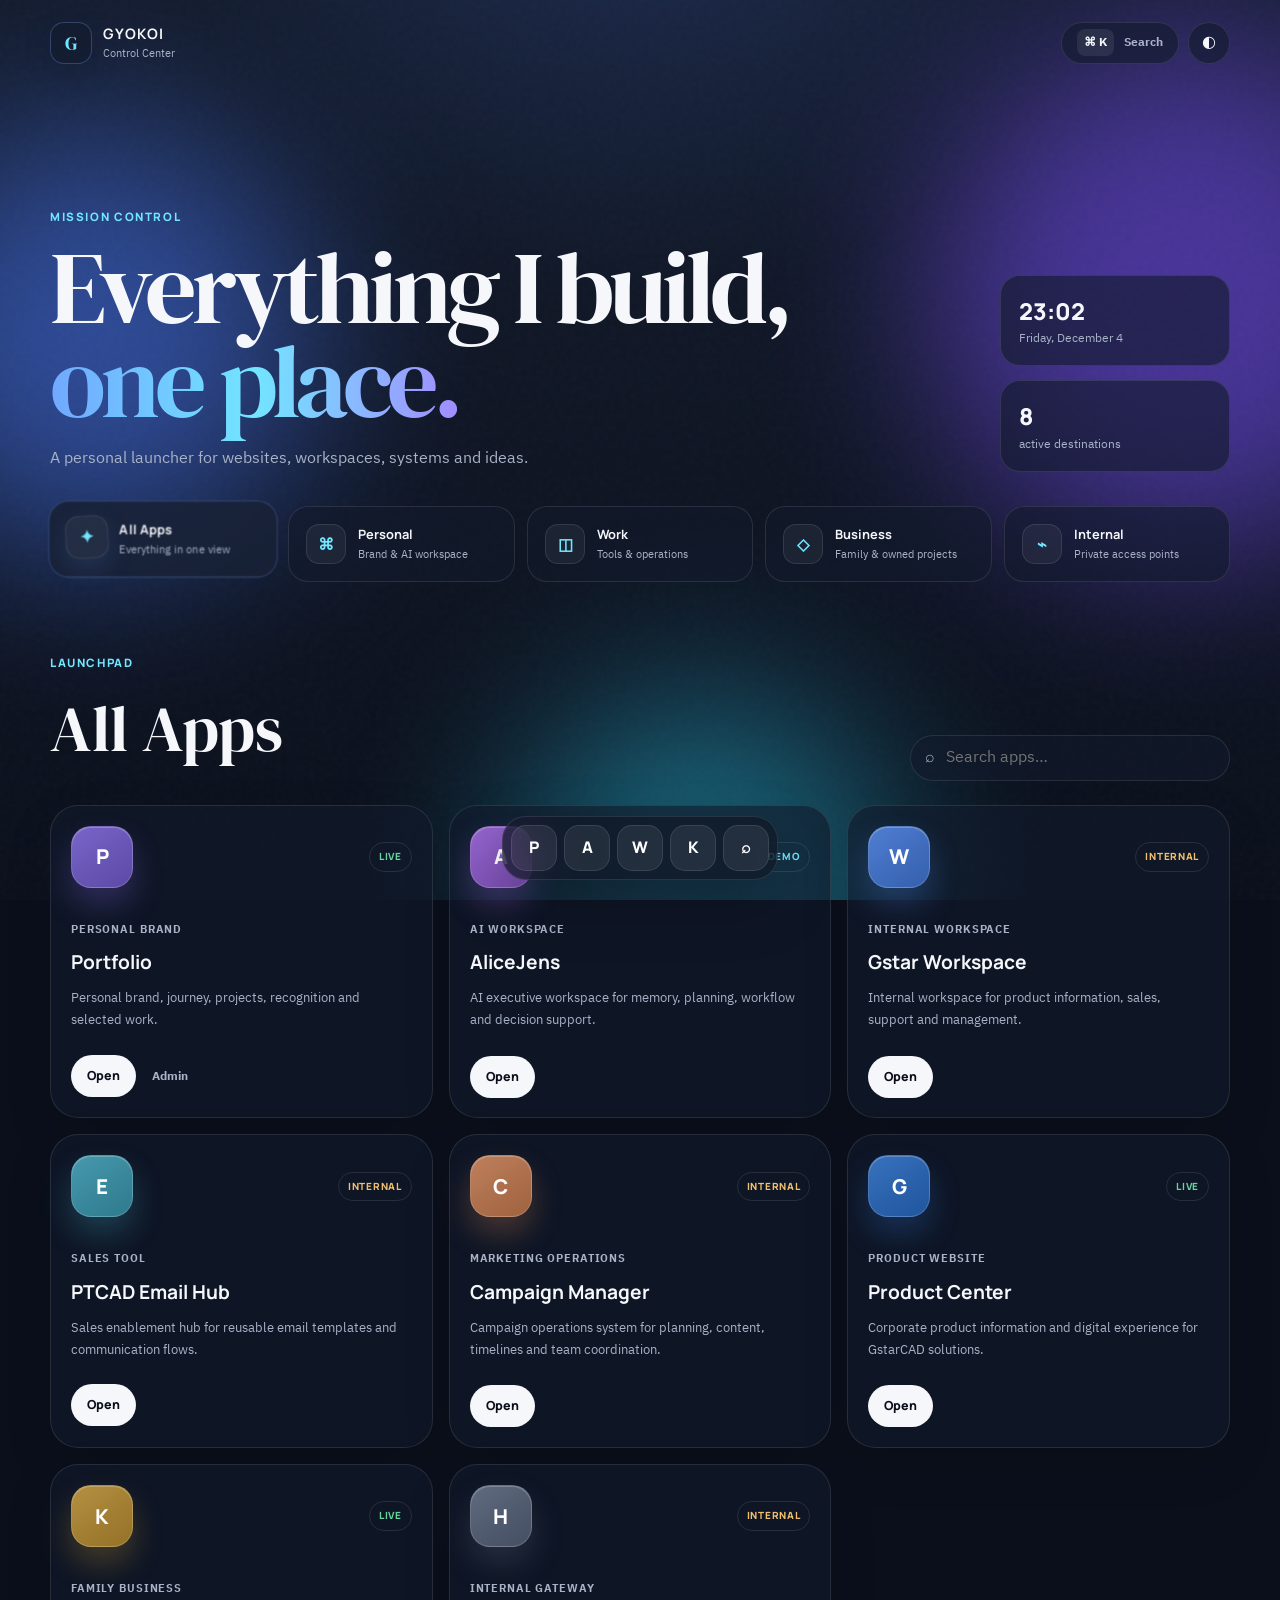
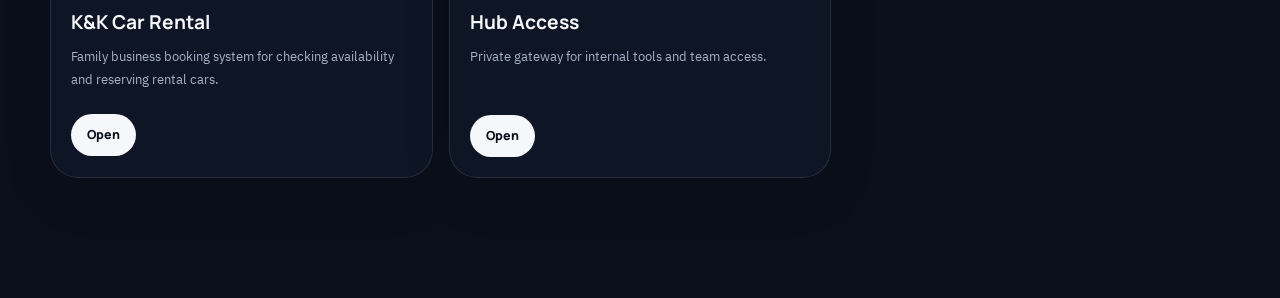
<file: index.html>
<!DOCTYPE html>
<html lang="th" data-theme="dark">
<head>
  <meta charset="UTF-8">
  <meta name="viewport" content="width=device-width, initial-scale=1.0">
  <title>Gyokoi Hub — Control Center</title>
  <meta name="description" content="Gyokoi's personal control center for every website, workspace and system.">
  <meta name="theme-color" content="#0b1020">

  <link rel="icon" type="image/png" sizes="32x32" href="favicon.png?v=1">
  <link rel="icon" type="image/png" sizes="192x192" href="favicon.png?v=1">
  <link rel="apple-touch-icon" href="favicon.png?v=1">

  <link rel="preconnect" href="https://fonts.googleapis.com">
  <link rel="preconnect" href="https://fonts.gstatic.com" crossorigin>
  <link href="https://fonts.googleapis.com/css2?family=DM+Serif+Display&family=IBM+Plex+Sans+Thai:wght@400;500;600;700&family=Manrope:wght@500;600;700;800&display=swap" rel="stylesheet">

  <link rel="stylesheet" href="style.css">
  <script src="config.js" defer></script>
  <script src="apps.js" defer></script>
  <script src="script.js" defer></script>
</head>

<body>
  <div class="wallpaper" aria-hidden="true">
    <div class="aurora aurora-one"></div>
    <div class="aurora aurora-two"></div>
    <div class="aurora aurora-three"></div>
    <div class="noise"></div>
  </div>

  <header class="topbar">
    <div class="brand">
      <span class="brand-mark">G</span>
      <div>
        <strong>GYOKOI</strong>
        <small>Control Center</small>
      </div>
    </div>

    <div class="topbar-actions">
      <button class="spotlight-button" type="button" data-open-search>
        <span>⌘ K</span>
        Search
      </button>

      <button class="theme-button" type="button" data-toggle-theme aria-label="Toggle theme">
        ◐
      </button>
    </div>
  </header>

  <main class="shell">
    <section class="hero">
      <div>
        <p class="eyebrow">MISSION CONTROL</p>
        <h1>Everything I build,<br><span>one place.</span></h1>
        <p class="hero-copy">
          A personal launcher for websites, workspaces, systems and ideas.
        </p>
      </div>

      <div class="hero-meta">
        <div>
          <span id="currentTime">--:--</span>
          <small id="currentDate">Loading date…</small>
        </div>
        <div>
          <strong id="appCount">0</strong>
          <small>active destinations</small>
        </div>
      </div>
    </section>

    <section class="mission-grid" aria-label="App categories">
      <button class="mission-card active" type="button" data-filter="all">
        <span class="mission-icon">✦</span>
        <span>
          <strong>All Apps</strong>
          <small>Everything in one view</small>
        </span>
      </button>

      <button class="mission-card" type="button" data-filter="personal">
        <span class="mission-icon">⌘</span>
        <span>
          <strong>Personal</strong>
          <small>Brand & AI workspace</small>
        </span>
      </button>

      <button class="mission-card" type="button" data-filter="work">
        <span class="mission-icon">◫</span>
        <span>
          <strong>Work</strong>
          <small>Tools & operations</small>
        </span>
      </button>

      <button class="mission-card" type="button" data-filter="business">
        <span class="mission-icon">◇</span>
        <span>
          <strong>Business</strong>
          <small>Family & owned projects</small>
        </span>
      </button>

      <button class="mission-card" type="button" data-filter="internal">
        <span class="mission-icon">⌁</span>
        <span>
          <strong>Internal</strong>
          <small>Private access points</small>
        </span>
      </button>
    </section>

    <section class="launchpad">
      <div class="section-head">
        <div>
          <p class="eyebrow">LAUNCHPAD</p>
          <h2 id="sectionTitle">All Apps</h2>
        </div>

        <label class="inline-search">
          <span aria-hidden="true">⌕</span>
          <input id="inlineSearch" type="search" placeholder="Search apps…">
        </label>
      </div>

      <div class="app-grid" id="appGrid"></div>
    </section>
  </main>

  <nav class="dock" aria-label="Quick launch">
    <button type="button" data-dock="portfolio" title="Portfolio">P</button>
    <button type="button" data-dock="alicejens" title="AliceJens">A</button>
    <button type="button" data-dock="workspace" title="Workspace">W</button>
    <button type="button" data-dock="kk" title="K&K">K</button>
    <button type="button" data-open-search title="Search">⌕</button>
  </nav>

  <dialog class="spotlight" id="spotlight">
    <div class="spotlight-panel">
      <div class="spotlight-input-wrap">
        <span>⌕</span>
        <input id="spotlightInput" type="search" placeholder="Search anything…">
        <kbd>Esc</kbd>
      </div>
      <div class="spotlight-results" id="spotlightResults"></div>
    </div>
  </dialog>

  <template id="appCardTemplate">
    <article class="app-card">
      <div class="app-card-top">
        <div class="app-icon"></div>
        <span class="status-badge"></span>
      </div>
      <div class="app-copy">
        <span class="app-category"></span>
        <h3 class="app-title"></h3>
        <p class="app-description"></p>
      </div>
      <div class="app-actions">
        <a class="open-app" target="_blank" rel="noopener noreferrer">Open</a>
        <a class="secondary-link" target="_blank" rel="noopener noreferrer" hidden>Admin</a>
      </div>
    </article>
  </template>
</body>
</html>
</file>
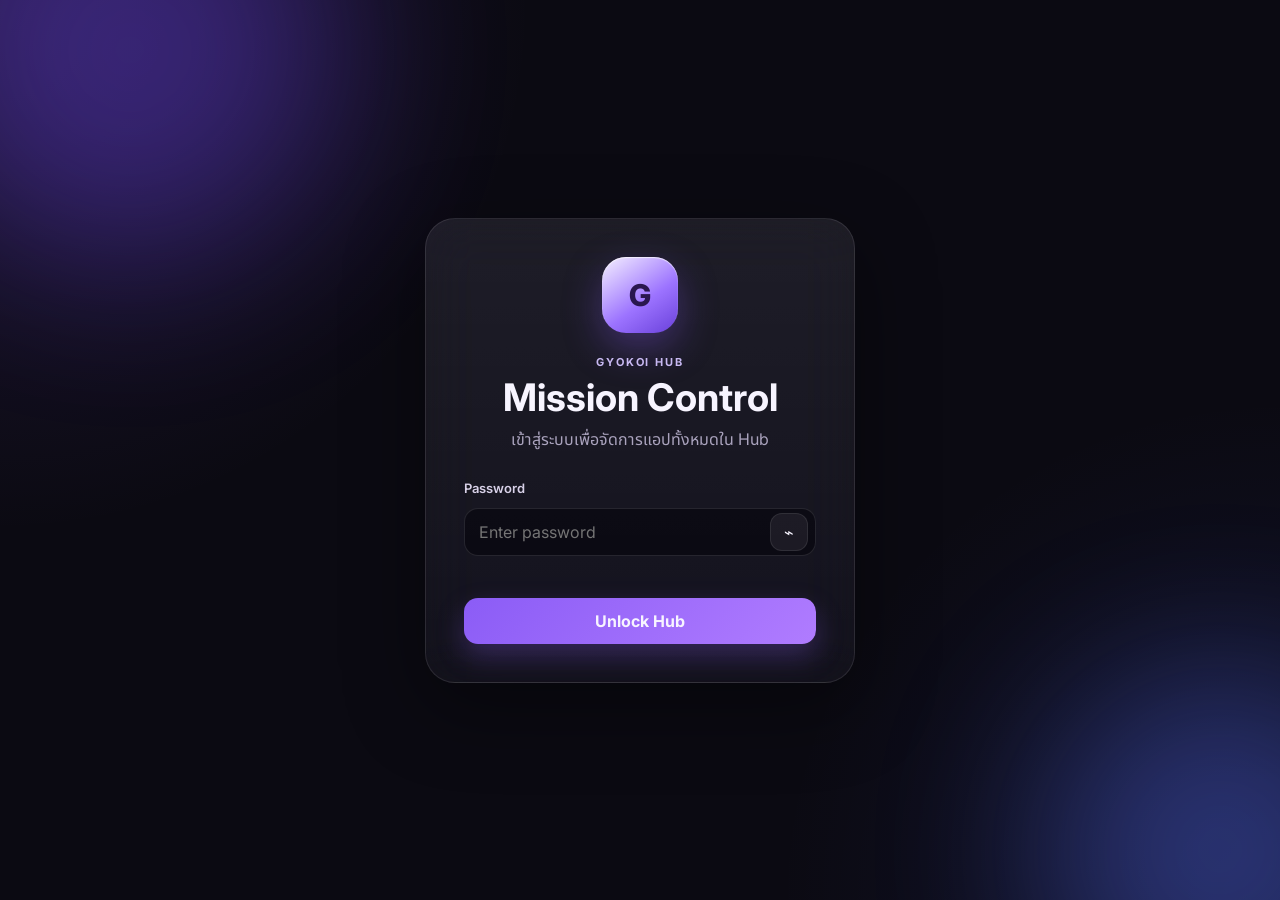
<file: admin.html>
<!doctype html>
<html lang="th">
<head>
  <meta charset="utf-8" />
  <meta name="viewport" content="width=device-width, initial-scale=1" />
  <meta name="theme-color" content="#11101a" />
  <title>Gyokoi Hub Admin</title>
  <link rel="icon" href="favicon.png" />
  <link rel="preconnect" href="https://fonts.googleapis.com" />
  <link rel="preconnect" href="https://fonts.gstatic.com" crossorigin />
  <link href="https://fonts.googleapis.com/css2?family=Inter:wght@400;500;600;700&family=Noto+Sans+Thai:wght@400;500;600;700&display=swap" rel="stylesheet" />
  <link rel="stylesheet" href="admin.css" />
</head>
<body>
  <div class="aurora aurora-one"></div>
  <div class="aurora aurora-two"></div>

  <section id="loginView" class="login-view">
    <div class="login-card glass">
      <div class="brand-mark">G</div>
      <p class="eyebrow">GYOKOI HUB</p>
      <h1>Mission Control</h1>
      <p class="muted">เข้าสู่ระบบเพื่อจัดการแอปทั้งหมดใน Hub</p>

      <form id="loginForm" class="login-form">
        <label for="password">Password</label>
        <div class="password-field">
          <input id="password" name="password" type="password" autocomplete="current-password" placeholder="Enter password" required />
          <button id="togglePassword" class="icon-button" type="button" aria-label="แสดงหรือซ่อนรหัสผ่าน">⌁</button>
        </div>
        <p id="loginError" class="form-error" role="alert"></p>
        <button class="primary-button full" type="submit">Unlock Hub</button>
      </form>
    </div>
  </section>

  <main id="adminView" class="admin-view hidden">
    <header class="topbar glass">
      <div class="brand-row">
        <div class="brand-mark small">G</div>
        <div>
          <p class="eyebrow">GYOKOI HUB</p>
          <h1>Admin Console</h1>
        </div>
      </div>
      <div class="topbar-actions">
        <span class="status-pill"><span class="status-dot"></span> API Connected </span>
        <button id="logoutButton" class="ghost-button" type="button">Logout</button>
      </div>
    </header>

    <section class="dashboard-grid">
      <aside class="editor-panel glass">
        <div class="panel-heading">
          <div>
            <p class="eyebrow">APP EDITOR</p>
            <h2 id="formTitle">Add new app</h2>
          </div>
          <button id="resetButton" class="icon-button" type="button" title="ล้างฟอร์ม">↺</button>
        </div>

        <form id="appForm" class="app-form">
          <input id="appId" type="hidden" />

          <label for="name">ชื่อแอป</label>
          <input id="name" type="text" placeholder="Portfolio" required />

          <label for="description">คำอธิบาย</label>
          <textarea id="description" rows="3" placeholder="Personal portfolio and selected works" required></textarea>

          <label for="icon">ไอคอนแอป</label>
          <input id="icon" type="text" placeholder="assets/icons/portfolio.png หรือ https://..." required />
          <p class="field-hint">รองรับทั้ง path ใน GitHub และลิงก์รูปภายนอก</p>

          <div class="field-grid">
            <div>
              <label for="category">หมวดหมู่</label>
              <select id="category">
                <option>Personal</option>
                <option>Work</option>
                <option>Business</option>
                <option>Internal</option>
              </select>
            </div>
            <div>
              <label for="order">ลำดับ</label>
              <input id="order" type="number" min="1" value="1" />
            </div>
          </div>

          <label for="url">ลิงก์แอป</label>
          <input id="url" type="url" placeholder="https://..." required />

          <label for="adminUrl">ลิงก์ Admin</label>
          <input id="adminUrl" type="url" placeholder="https://.../admin (เว้นว่างได้)" />
          <p class="field-hint">ใส่เฉพาะแอปที่มีหน้าจัดการหลังบ้าน</p>

          <label class="toggle-row" for="showAdmin"> 
            <div>
              <strong>แสดงปุ่ม Admin</strong>
              <span>เปิด–ปิดแยกได้สำหรับทุกแอป</span>
            </div>
            <input id="showAdmin" type="checkbox" />
            <span class="switch"></span>
          </label>

          <label class="toggle-row" for="visible">
            <div>
              <strong>แสดงบนหน้า Hub</strong>
              <span>ปิดไว้ก่อนได้ถ้ายังไม่พร้อมเปิดใช้งาน</span>
            </div>
            <input id="visible" type="checkbox" checked />
            <span class="switch"></span>
          </label>

          <div class="preview-card">
            <img id="iconPreview" src="" alt="App icon preview" />
            <div>
              <strong id="namePreview">New App</strong>
              <span id="descriptionPreview">Your app description appears here.</span>
            </div>
          </div>

          <button class="primary-button full" type="submit">Save App</button>
        </form>
      </aside>

      <section class="content-panel glass">
        <div class="content-heading">
          <div>
            <p class="eyebrow">YOUR ECOSYSTEM</p>
            <h2>Apps</h2>
            <p id="appCount" class="muted">0 apps</p>
          </div>
          <div class="search-box">
            <span>⌕</span>
            <input id="searchInput" type="search" placeholder="Search apps" />
          </div>
        </div>

        <div id="emptyState" class="empty-state hidden">
          <div class="empty-icon">＋</div>
          <h3>ยังไม่มีแอปใน Hub</h3>
          <p>เริ่มเพิ่มแอปแรกจากฟอร์มด้านซ้ายได้เลย</p>
        </div>

        <div id="appList" class="app-list"></div>
      </section>
    </section>
  </main>

  <div id="toast" class="toast" role="status"></div>

  <script src="config.js"></script>
  <script src="admin.js"></script>
</body>
</html>
</file>
<file: style.css>
/* =========================================================
   GYOKOI HUB — Mission Control + Launchpad
   ========================================================= */

:root {
  color-scheme: dark;
  --bg: #0a0f1b;
  --bg-soft: #121a2b;
  --surface: rgba(19, 27, 44, 0.62);
  --surface-strong: rgba(24, 33, 54, 0.88);
  --line: rgba(255,255,255,.10);
  --line-strong: rgba(126, 170, 255, .28);
  --text: #f5f7fb;
  --text-soft: #a9b3c7;
  --blue: #71a8ff;
  --cyan: #72e5ff;
  --violet: #a28cff;
  --green: #66d49f;
  --yellow: #f0bf6d;
  --red: #ff8b8b;
  --shadow: 0 30px 90px rgba(0,0,0,.35);
  --page: min(1180px, calc(100% - 32px));
}

html[data-theme="light"] {
  color-scheme: light;
  --bg: #eef1f7;
  --bg-soft: #e6ebf4;
  --surface: rgba(255,255,255,.62);
  --surface-strong: rgba(255,255,255,.88);
  --line: rgba(52,61,82,.10);
  --line-strong: rgba(109,66,216,.24);
  --text: #182033;
  --text-soft: #667085;
  --blue: #6d42d8;
  --cyan: #8f64e8;
  --violet: #b07cff;
  --shadow: 0 30px 90px rgba(67, 77, 105, .18);
}

* { box-sizing: border-box; }
html { scroll-behavior: smooth; }

body {
  min-width: 320px;
  margin: 0;
  color: var(--text);
  background: var(--bg);
  font-family: "IBM Plex Sans Thai", sans-serif;
  line-height: 1.6;
  overflow-x: hidden;
}

button, input { font: inherit; }
button, a { color: inherit; }
a { text-decoration: none; }

.wallpaper {
  position: fixed;
  inset: 0;
  z-index: -2;
  overflow: hidden;
  background:
    radial-gradient(circle at 50% -20%, rgba(77, 126, 255, .18), transparent 38%),
    linear-gradient(180deg, var(--bg-soft), var(--bg));
}

.aurora {
  position: absolute;
  border-radius: 50%;
  filter: blur(90px);
  opacity: .52;
}

.aurora-one {
  width: 430px;
  height: 430px;
  left: -120px;
  top: 14%;
  background: #4a7bff;
}

.aurora-two {
  width: 520px;
  height: 520px;
  right: -170px;
  top: 4%;
  background: #7a4fff;
}

.aurora-three {
  width: 380px;
  height: 380px;
  left: 40%;
  bottom: -180px;
  background: #25b9d9;
}

.noise {
  position: absolute;
  inset: 0;
  opacity: .035;
  background-image: url("data:image/svg+xml,%3Csvg viewBox='0 0 180 180' xmlns='http://www.w3.org/2000/svg'%3E%3Cfilter id='n'%3E%3CfeTurbulence type='fractalNoise' baseFrequency='.9' numOctaves='2' stitchTiles='stitch'/%3E%3C/filter%3E%3Crect width='100%25' height='100%25' filter='url(%23n)' opacity='.8'/%3E%3C/svg%3E");
}

.topbar {
  width: var(--page);
  margin: 0 auto;
  padding: 22px 0 0;
  display: flex;
  align-items: center;
  justify-content: space-between;
}

.brand {
  display: inline-flex;
  align-items: center;
  gap: 11px;
}

.brand-mark {
  width: 42px;
  height: 42px;
  display: grid;
  place-items: center;
  border: 1px solid var(--line-strong);
  border-radius: 14px;
  background: var(--surface);
  color: var(--cyan);
  font-family: "DM Serif Display", serif;
  font-size: 1.2rem;
  backdrop-filter: blur(18px);
  box-shadow: 0 10px 30px rgba(0,0,0,.14);
}

.brand strong,
.brand small {
  display: block;
}

.brand strong {
  font-family: "Manrope", sans-serif;
  font-size: .9rem;
  letter-spacing: .1em;
}

.brand small {
  margin-top: 1px;
  color: var(--text-soft);
  font-size: .7rem;
}

.topbar-actions {
  display: flex;
  gap: 9px;
}

.spotlight-button,
.theme-button {
  min-height: 42px;
  border: 1px solid var(--line);
  border-radius: 999px;
  background: var(--surface);
  backdrop-filter: blur(16px);
  cursor: pointer;
}

.spotlight-button {
  padding: 0 15px;
  color: var(--text-soft);
  font-size: .78rem;
  font-weight: 700;
}

.spotlight-button span {
  margin-right: 7px;
  padding: 3px 7px;
  border-radius: 8px;
  background: rgba(255,255,255,.08);
  color: var(--text);
}

.theme-button {
  width: 42px;
  padding: 0;
}

.shell {
  width: var(--page);
  margin: 0 auto;
  padding: 58px 0 120px;
}

.hero {
  min-height: 350px;
  display: grid;
  grid-template-columns: minmax(0,1fr) auto;
  align-items: end;
  gap: 48px;
}

.eyebrow {
  margin: 0;
  color: var(--cyan);
  font-family: "Manrope", sans-serif;
  font-size: .72rem;
  font-weight: 800;
  letter-spacing: .14em;
}

.hero h1 {
  margin: 14px 0 18px;
  font-family: "DM Serif Display", serif;
  font-size: clamp(3.8rem, 8vw, 7.6rem);
  font-weight: 400;
  letter-spacing: -.05em;
  line-height: .92;
}

.hero h1 span {
  color: transparent;
  background: linear-gradient(90deg, var(--blue), var(--cyan), var(--violet));
  -webkit-background-clip: text;
  background-clip: text;
}

.hero-copy {
  max-width: 560px;
  margin: 0;
  color: var(--text-soft);
  font-size: 1rem;
}

.hero-meta {
  min-width: 230px;
  display: grid;
  gap: 14px;
}

.hero-meta > div {
  padding: 17px 18px;
  border: 1px solid var(--line);
  border-radius: 20px;
  background: var(--surface);
  backdrop-filter: blur(18px);
}

.hero-meta span,
.hero-meta strong,
.hero-meta small {
  display: block;
}

.hero-meta span,
.hero-meta strong {
  font-family: "Manrope", sans-serif;
  font-size: 1.45rem;
  font-weight: 800;
}

.hero-meta small {
  color: var(--text-soft);
  font-size: .72rem;
}

.mission-grid {
  margin-top: 34px;
  display: grid;
  grid-template-columns: repeat(5, minmax(0,1fr));
  gap: 12px;
}

.mission-card {
  min-width: 0;
  padding: 17px;
  display: grid;
  grid-template-columns: 40px 1fr;
  align-items: center;
  gap: 12px;
  border: 1px solid var(--line);
  border-radius: 20px;
  background: var(--surface);
  color: var(--text);
  text-align: left;
  backdrop-filter: blur(18px);
  cursor: pointer;
  transition: transform .2s ease, border-color .2s ease, background .2s ease;
}

.mission-card:hover,
.mission-card.active {
  transform: translateY(-3px);
  border-color: var(--line-strong);
  background: var(--surface-strong);
}

.mission-icon {
  width: 40px;
  height: 40px;
  display: grid;
  place-items: center;
  border: 1px solid var(--line);
  border-radius: 13px;
  color: var(--cyan);
  background: rgba(255,255,255,.05);
  font-family: "Manrope", sans-serif;
  font-weight: 800;
}

.mission-card strong,
.mission-card small {
  display: block;
}

.mission-card strong {
  font-family: "Manrope", sans-serif;
  font-size: .8rem;
}

.mission-card small {
  margin-top: 2px;
  overflow: hidden;
  color: var(--text-soft);
  font-size: .66rem;
  text-overflow: ellipsis;
  white-space: nowrap;
}

.launchpad {
  margin-top: 72px;
}

.section-head {
  margin-bottom: 24px;
  display: flex;
  align-items: end;
  justify-content: space-between;
  gap: 24px;
}

.section-head h2 {
  margin: 6px 0 0;
  font-family: "DM Serif Display", serif;
  font-size: clamp(2.5rem, 5vw, 4.6rem);
  font-weight: 400;
}

.inline-search {
  width: min(320px, 100%);
  min-height: 46px;
  padding: 0 14px;
  display: flex;
  align-items: center;
  gap: 9px;
  border: 1px solid var(--line);
  border-radius: 999px;
  background: var(--surface);
  backdrop-filter: blur(18px);
}

.inline-search span {
  color: var(--text-soft);
}

.inline-search input {
  width: 100%;
  border: 0;
  outline: 0;
  background: transparent;
  color: var(--text);
}

.app-grid {
  display: grid;
  grid-template-columns: repeat(3, minmax(0,1fr));
  gap: 16px;
}

.app-card {
  min-width: 0;
  min-height: 280px;
  padding: 20px;
  display: flex;
  flex-direction: column;
  border: 1px solid var(--line);
  border-radius: 28px;
  background: var(--surface);
  backdrop-filter: blur(22px);
  box-shadow: 0 18px 50px rgba(0,0,0,.10);
  transition: transform .22s ease, border-color .22s ease, box-shadow .22s ease;
}

.app-card:hover {
  transform: translateY(-6px) scale(1.01);
  border-color: var(--line-strong);
  box-shadow: var(--shadow);
}

.app-card-top {
  display: flex;
  align-items: center;
  justify-content: space-between;
}

.app-icon {
  width: 62px;
  height: 62px;
  display: grid;
  place-items: center;
  border: 1px solid rgba(255,255,255,.16);
  border-radius: 20px;
  background:
    linear-gradient(145deg, color-mix(in srgb, var(--app-color) 70%, white 8%), color-mix(in srgb, var(--app-color) 66%, black 22%));
  color: white;
  box-shadow: inset 0 1px 0 rgba(255,255,255,.22), 0 16px 30px color-mix(in srgb, var(--app-color) 25%, transparent);
  font-family: "Manrope", sans-serif;
  font-size: 1.28rem;
  font-weight: 800;
}

.status-badge {
  padding: 6px 9px;
  border: 1px solid var(--line);
  border-radius: 999px;
  color: var(--text-soft);
  font-family: "Manrope", sans-serif;
  font-size: .62rem;
  font-weight: 800;
  letter-spacing: .07em;
  text-transform: uppercase;
}

.status-badge.live { color: var(--green); }
.status-badge.internal { color: var(--yellow); }
.status-badge.building { color: var(--red); }
.status-badge.demo { color: var(--cyan); }

.app-copy {
  margin-top: 28px;
  flex: 1;
}

.app-category {
  color: var(--text-soft);
  font-size: .68rem;
  font-weight: 700;
  text-transform: uppercase;
  letter-spacing: .08em;
}

.app-title {
  margin: 6px 0 9px;
  font-family: "Manrope", sans-serif;
  font-size: 1.2rem;
}

.app-description {
  margin: 0;
  color: var(--text-soft);
  font-size: .84rem;
  line-height: 1.65;
}

.app-actions {
  margin-top: 24px;
  display: flex;
  align-items: center;
  gap: 16px;
}

.open-app {
  min-height: 42px;
  padding: 0 16px;
  display: inline-flex;
  align-items: center;
  justify-content: center;
  border-radius: 999px;
  background: var(--text);
  color: var(--bg);
  font-family: "Manrope", sans-serif;
  font-size: .78rem;
  font-weight: 800;
}

.secondary-link {
  color: var(--text-soft);
  font-size: .76rem;
  font-weight: 700;
}

.dock {
  position: fixed;
  left: 50%;
  bottom: 20px;
  z-index: 50;
  padding: 8px;
  display: flex;
  gap: 7px;
  border: 1px solid var(--line);
  border-radius: 24px;
  background: rgba(15,21,34,.68);
  backdrop-filter: blur(24px);
  transform: translateX(-50%);
  box-shadow: 0 20px 60px rgba(0,0,0,.25);
}

.dock button {
  width: 46px;
  height: 46px;
  border: 1px solid rgba(255,255,255,.10);
  border-radius: 15px;
  background: rgba(255,255,255,.08);
  color: white;
  font-family: "Manrope", sans-serif;
  font-weight: 800;
  cursor: pointer;
  transition: transform .18s ease;
}

.dock button:hover {
  transform: translateY(-8px) scale(1.08);
}

.spotlight {
  width: min(700px, calc(100% - 28px));
  padding: 0;
  border: 0;
  border-radius: 26px;
  background: transparent;
}

.spotlight::backdrop {
  background: rgba(4,7,13,.70);
  backdrop-filter: blur(14px);
}

.spotlight-panel {
  overflow: hidden;
  border: 1px solid var(--line);
  border-radius: 26px;
  background: rgba(17,24,39,.92);
  box-shadow: var(--shadow);
}

.spotlight-input-wrap {
  min-height: 72px;
  padding: 0 20px;
  display: grid;
  grid-template-columns: auto 1fr auto;
  align-items: center;
  gap: 12px;
  border-bottom: 1px solid var(--line);
}

.spotlight-input-wrap input {
  width: 100%;
  border: 0;
  outline: 0;
  background: transparent;
  color: white;
  font-size: 1.05rem;
}

.spotlight-input-wrap kbd {
  padding: 4px 8px;
  border: 1px solid var(--line);
  border-radius: 8px;
  color: var(--text-soft);
  background: rgba(255,255,255,.06);
}

.spotlight-results {
  max-height: 430px;
  overflow-y: auto;
  padding: 10px;
}

.search-result {
  width: 100%;
  padding: 12px;
  display: grid;
  grid-template-columns: 44px 1fr auto;
  align-items: center;
  gap: 12px;
  border: 0;
  border-radius: 16px;
  background: transparent;
  color: white;
  text-align: left;
  cursor: pointer;
}

.search-result:hover,
.search-result.active {
  background: rgba(255,255,255,.08);
}

.search-result-icon {
  width: 44px;
  height: 44px;
  display: grid;
  place-items: center;
  border-radius: 14px;
  background: var(--result-color);
  font-family: "Manrope", sans-serif;
  font-weight: 800;
}

.search-result strong,
.search-result small {
  display: block;
}

.search-result small {
  color: #9ba7ba;
}

.empty-state {
  grid-column: 1 / -1;
  padding: 48px 20px;
  border: 1px dashed var(--line);
  border-radius: 24px;
  color: var(--text-soft);
  text-align: center;
}

@media (max-width: 980px) {
  .mission-grid {
    grid-template-columns: repeat(2, minmax(0,1fr));
  }

  .mission-card:first-child {
    grid-column: 1 / -1;
  }

  .app-grid {
    grid-template-columns: repeat(2, minmax(0,1fr));
  }
}

@media (max-width: 700px) {
  .topbar {
    padding-top: 14px;
  }

  .spotlight-button {
    width: 42px;
    padding: 0;
    font-size: 0;
  }

  .spotlight-button span {
    margin: 0;
    background: transparent;
    font-size: .72rem;
  }

  .shell {
    padding-top: 36px;
  }

  .hero {
    min-height: auto;
    grid-template-columns: 1fr;
  }

  .hero-meta {
    grid-template-columns: 1fr 1fr;
  }

  .mission-grid {
    margin-top: 28px;
  }

  .section-head {
    align-items: stretch;
    flex-direction: column;
  }

  .inline-search {
    width: 100%;
  }

  .app-grid {
    grid-template-columns: 1fr;
  }

  .app-card {
    min-height: 250px;
  }
}

@media (max-width: 480px) {
  :root { --page: min(100% - 20px, 1180px); }

  .brand small {
    display: none;
  }

  .hero h1 {
    font-size: clamp(3.3rem, 17vw, 5rem);
  }

  .hero-meta {
    grid-template-columns: 1fr;
  }

  .mission-grid {
    grid-template-columns: 1fr;
  }

  .mission-card:first-child {
    grid-column: auto;
  }

  .dock {
    bottom: 10px;
  }

  .dock button {
    width: 42px;
    height: 42px;
  }
}

@media (prefers-reduced-motion: reduce) {
  *,
  *::before,
  *::after {
    scroll-behavior: auto !important;
    transition-duration: .01ms !important;
    animation-duration: .01ms !important;
  }
}


/* =========================================================
   V1.1 — Light Theme Accent + Motion Pass
   ========================================================= */

html[data-theme="light"] .hero h1 span {
  background: linear-gradient(90deg, #6d42d8, #8b5cf6, #b07cff);
  -webkit-background-clip: text;
  background-clip: text;
}

html[data-theme="light"] .eyebrow,
html[data-theme="light"] .mission-icon {
  color: #6d42d8;
}

html[data-theme="light"] .brand-mark {
  color: #6d42d8;
  border-color: rgba(109, 66, 216, .22);
}

html[data-theme="light"] .aurora-one {
  background: #8b7cf6;
}

html[data-theme="light"] .aurora-two {
  background: #b07cff;
}

html[data-theme="light"] .aurora-three {
  background: #72c6d8;
}

html[data-theme="light"] .aurora {
  opacity: .28;
  filter: blur(120px);
}

html[data-theme="light"] .app-card,
html[data-theme="light"] .mission-card,
html[data-theme="light"] .hero-meta > div,
html[data-theme="light"] .inline-search,
html[data-theme="light"] .spotlight-button,
html[data-theme="light"] .theme-button,
html[data-theme="light"] .brand-mark {
  border-color: rgba(255,255,255,.72);
  box-shadow:
    inset 0 1px 0 rgba(255,255,255,.88),
    0 18px 42px rgba(76, 85, 110, .12);
}

html[data-theme="light"] .mission-card.active,
html[data-theme="light"] .mission-card:hover,
html[data-theme="light"] .app-card:hover {
  border-color: rgba(109,66,216,.22);
  background: rgba(255,255,255,.76);
}

/* Section arrival motion */
.launchpad {
  scroll-margin-top: 28px;
}

.launchpad.is-arriving .section-head {
  animation: sectionSlideIn .52s cubic-bezier(.2,.8,.2,1) both;
}

.launchpad.is-arriving .app-card {
  animation: cardRiseIn .58s cubic-bezier(.2,.8,.2,1) both;
}

.launchpad.is-arriving .app-card:nth-child(2) { animation-delay: .045s; }
.launchpad.is-arriving .app-card:nth-child(3) { animation-delay: .09s; }
.launchpad.is-arriving .app-card:nth-child(4) { animation-delay: .135s; }
.launchpad.is-arriving .app-card:nth-child(5) { animation-delay: .18s; }
.launchpad.is-arriving .app-card:nth-child(6) { animation-delay: .225s; }
.launchpad.is-arriving .app-card:nth-child(7) { animation-delay: .27s; }
.launchpad.is-arriving .app-card:nth-child(8) { animation-delay: .315s; }

@keyframes sectionSlideIn {
  from {
    opacity: 0;
    transform: translateY(18px);
  }
  to {
    opacity: 1;
    transform: translateY(0);
  }
}

@keyframes cardRiseIn {
  from {
    opacity: 0;
    transform: translateY(24px) scale(.985);
    filter: blur(4px);
  }
  to {
    opacity: 1;
    transform: translateY(0) scale(1);
    filter: blur(0);
  }
}

/* Refined hover motion */
.mission-card {
  transform-origin: center;
}

.mission-card:hover,
.mission-card.active {
  transform: translateY(-5px) scale(1.015);
}

.mission-icon {
  transition: transform .28s cubic-bezier(.2,.8,.2,1), box-shadow .28s ease;
}

.mission-card:hover .mission-icon,
.mission-card.active .mission-icon {
  transform: translateY(-2px) rotate(-3deg) scale(1.06);
  box-shadow: 0 10px 24px rgba(113,168,255,.14);
}

.app-icon {
  transition: transform .28s cubic-bezier(.2,.8,.2,1), box-shadow .28s ease;
}

.app-card:hover .app-icon {
  transform: translateY(-3px) rotate(-2deg) scale(1.055);
}

.app-card:hover .open-app {
  transform: translateX(2px);
}

.open-app {
  transition: transform .22s ease, opacity .22s ease;
}

.topbar,
.hero,
.mission-grid,
.launchpad {
  animation: pageFadeUp .7s cubic-bezier(.2,.8,.2,1) both;
}

.hero { animation-delay: .06s; }
.mission-grid { animation-delay: .12s; }
.launchpad { animation-delay: .18s; }

@keyframes pageFadeUp {
  from {
    opacity: 0;
    transform: translateY(18px);
  }
  to {
    opacity: 1;
    transform: translateY(0);
  }
}

@media (prefers-reduced-motion: reduce) {
  .topbar,
  .hero,
  .mission-grid,
  .launchpad,
  .launchpad.is-arriving .section-head,
  .launchpad.is-arriving .app-card {
    animation: none !important;
  }
}
</file>
<file: admin.css>
:root {
  --bg: #0b0a12;
  --panel: rgba(21, 18, 34, 0.72);
  --panel-strong: rgba(27, 22, 45, 0.9);
  --line: rgba(255,255,255,0.1);
  --text: #f7f4ff;
  --muted: #aaa3bd;
  --purple: #8b5cf6;
  --purple-2: #b07cff;
  --danger: #ff6b8f;
  --success: #76e4b8;
  --shadow: 0 24px 80px rgba(0,0,0,0.42);
}

* { box-sizing: border-box; }
html { color-scheme: dark; }
body {
  margin: 0;
  min-height: 100vh;
  overflow-x: hidden;
  font-family: Inter, "Noto Sans Thai", sans-serif;
  color: var(--text);
  background:
    radial-gradient(circle at top left, rgba(139,92,246,.16), transparent 34%),
    radial-gradient(circle at bottom right, rgba(75,97,255,.12), transparent 32%),
    var(--bg);
}

button, input, textarea, select { font: inherit; }
button { cursor: pointer; }
.hidden { display: none !important; }

.aurora {
  position: fixed;
  border-radius: 999px;
  filter: blur(85px);
  opacity: .34;
  pointer-events: none;
  animation: float 11s ease-in-out infinite alternate;
}
.aurora-one { width: 420px; height: 420px; background: #7347ff; top: -160px; left: -80px; }
.aurora-two { width: 360px; height: 360px; background: #5a72ff; right: -120px; bottom: -130px; animation-delay: -4s; }
@keyframes float { to { transform: translate3d(24px, 30px, 0) scale(1.08); } }

.glass {
  background: linear-gradient(180deg, rgba(255,255,255,.08), rgba(255,255,255,.035));
  border: 1px solid var(--line);
  box-shadow: var(--shadow);
  backdrop-filter: blur(26px) saturate(150%);
  -webkit-backdrop-filter: blur(26px) saturate(150%);
}

.login-view { min-height: 100vh; display: grid; place-items: center; padding: 24px; }
.login-card { width: min(100%, 430px); border-radius: 30px; padding: 38px; text-align: center; }
.brand-mark {
  width: 76px; height: 76px; border-radius: 24px; margin: 0 auto 22px;
  display: grid; place-items: center; font-weight: 800; font-size: 30px;
  background: linear-gradient(145deg, #f6f1ff, #9c73ff 58%, #6940da);
  color: #2a174f; box-shadow: inset 0 1px 1px rgba(255,255,255,.7), 0 14px 38px rgba(139,92,246,.34);
}
.brand-mark.small { width: 48px; height: 48px; border-radius: 16px; margin: 0; font-size: 20px; }
.eyebrow { margin: 0 0 5px; color: #c8b9f2; font-size: 11px; letter-spacing: .18em; font-weight: 700; }
h1, h2, h3, p { margin-top: 0; }
h1 { margin-bottom: 8px; font-size: clamp(26px, 4vw, 38px); }
h2 { margin-bottom: 4px; font-size: 24px; }
.muted { color: var(--muted); }

.login-form, .app-form { display: grid; gap: 12px; margin-top: 28px; text-align: left; }
label { font-size: 13px; color: #d8d1e8; font-weight: 600; }
input, textarea, select {
  width: 100%; color: var(--text); background: rgba(8,7,15,.68); border: 1px solid rgba(255,255,255,.11);
  border-radius: 14px; padding: 13px 14px; outline: none; transition: .2s ease;
}
input:focus, textarea:focus, select:focus { border-color: rgba(176,124,255,.72); box-shadow: 0 0 0 4px rgba(139,92,246,.13); }
textarea { resize: vertical; }
.password-field { position: relative; }
.password-field input { padding-right: 52px; }
.password-field .icon-button { position: absolute; right: 8px; top: 50%; transform: translateY(-50%); }
.form-error { min-height: 18px; margin: 0; color: #ff8ba7; font-size: 12px; }

.primary-button, .ghost-button, .icon-button, .action-button {
  border: 0; color: var(--text); transition: .2s ease;
}
.primary-button {
  padding: 13px 18px; border-radius: 14px; font-weight: 700;
  background: linear-gradient(135deg, var(--purple), var(--purple-2));
  box-shadow: 0 12px 28px rgba(139,92,246,.28);
}
.primary-button:hover { transform: translateY(-2px); box-shadow: 0 16px 34px rgba(139,92,246,.37); }
.full { width: 100%; }
.ghost-button, .action-button, .icon-button { background: rgba(255,255,255,.07); border: 1px solid rgba(255,255,255,.09); }
.ghost-button { padding: 10px 14px; border-radius: 12px; }
.icon-button { width: 38px; height: 38px; border-radius: 12px; display: grid; place-items: center; }
.ghost-button:hover, .icon-button:hover, .action-button:hover { background: rgba(255,255,255,.13); transform: translateY(-1px); }

.admin-view { width: min(1480px, calc(100% - 32px)); margin: 0 auto; padding: 18px 0 34px; }
.topbar { min-height: 78px; border-radius: 24px; padding: 14px 18px; display: flex; align-items: center; justify-content: space-between; gap: 16px; position: sticky; top: 14px; z-index: 10; }
.brand-row, .topbar-actions { display: flex; align-items: center; gap: 13px; }
.brand-row h1 { margin: 0; font-size: 20px; }
.status-pill { display: inline-flex; align-items: center; gap: 7px; color: #cfc8dd; font-size: 12px; background: rgba(255,255,255,.06); padding: 9px 12px; border-radius: 999px; }
.status-dot { width: 7px; height: 7px; border-radius: 50%; background: var(--success); box-shadow: 0 0 10px var(--success); }

.dashboard-grid { display: grid; grid-template-columns: minmax(320px, 430px) minmax(0, 1fr); gap: 18px; margin-top: 18px; align-items: start; }
.editor-panel, .content-panel { border-radius: 26px; padding: 24px; }
.editor-panel { position: sticky; top: 110px; }
.panel-heading, .content-heading { display: flex; align-items: center; justify-content: space-between; gap: 16px; }
.field-grid { display: grid; grid-template-columns: 1fr 120px; gap: 12px; }
.field-hint { margin: -6px 0 3px; font-size: 11px; color: var(--muted); }

.toggle-row { display: flex; align-items: center; justify-content: space-between; gap: 16px; cursor: pointer; padding: 4px 0; position: relative; }
.toggle-row div { display: grid; gap: 3px; }
.toggle-row span { color: var(--muted); font-size: 11px; }
.toggle-row input { position: absolute; opacity: 0; pointer-events: none; }
.switch { width: 48px; height: 28px; border-radius: 999px; background: rgba(255,255,255,.12); position: relative; transition: .2s; flex: 0 0 auto; }
.switch::after { content: ""; position: absolute; width: 20px; height: 20px; top: 4px; left: 4px; border-radius: 50%; background: #fff; transition: .2s; }
.toggle-row input:checked + .switch { background: linear-gradient(135deg, var(--purple), var(--purple-2)); }
.toggle-row input:checked + .switch::after { transform: translateX(20px); }

.preview-card { display: flex; align-items: center; gap: 14px; border: 1px solid rgba(255,255,255,.08); background: rgba(255,255,255,.045); border-radius: 17px; padding: 13px; }
.preview-card img { width: 48px; height: 48px; border-radius: 14px; object-fit: cover; background: rgba(255,255,255,.08); }
.preview-card div { min-width: 0; display: grid; gap: 3px; }
.preview-card strong, .preview-card span { overflow: hidden; text-overflow: ellipsis; white-space: nowrap; }
.preview-card span { color: var(--muted); font-size: 12px; }

.content-heading { margin-bottom: 20px; }
.search-box { width: min(280px, 44%); position: relative; }
.search-box span { position: absolute; left: 13px; top: 50%; transform: translateY(-50%); color: var(--muted); }
.search-box input { padding-left: 36px; }
.app-list { display: grid; gap: 12px; }
.app-item { display: grid; grid-template-columns: 54px minmax(0,1fr) auto; align-items: center; gap: 14px; padding: 14px; border: 1px solid rgba(255,255,255,.08); border-radius: 18px; background: rgba(255,255,255,.04); transition: .2s ease; animation: rise .35s ease both; }
.app-item:hover { transform: translateY(-2px); border-color: rgba(176,124,255,.24); background: rgba(255,255,255,.065); }
@keyframes rise { from { opacity: 0; transform: translateY(8px); } }
.app-icon { width: 54px; height: 54px; border-radius: 16px; object-fit: cover; background: rgba(255,255,255,.08); }
.app-copy { min-width: 0; }
.app-copy h3 { margin-bottom: 5px; font-size: 16px; }
.app-copy p { margin-bottom: 7px; color: var(--muted); font-size: 12px; white-space: nowrap; overflow: hidden; text-overflow: ellipsis; }
.meta-row { display: flex; flex-wrap: wrap; gap: 6px; }
.meta-chip { font-size: 10px; color: #cfc6df; background: rgba(255,255,255,.07); border-radius: 999px; padding: 5px 8px; }
.meta-chip.off { color: #ff9eb4; }
.app-actions { display: flex; gap: 7px; }
.action-button { border-radius: 11px; padding: 9px 11px; font-size: 12px; }
.action-button.delete { color: #ff9eb4; }
.empty-state { text-align: center; padding: 70px 20px; color: var(--muted); }
.empty-icon { width: 58px; height: 58px; display: grid; place-items: center; margin: 0 auto 16px; border-radius: 18px; background: rgba(255,255,255,.06); font-size: 26px; color: #d5c6ff; }
.toast { position: fixed; left: 50%; bottom: 28px; transform: translate(-50%, 18px); opacity: 0; pointer-events: none; padding: 12px 16px; border-radius: 13px; background: rgba(28,24,42,.92); border: 1px solid rgba(255,255,255,.12); box-shadow: var(--shadow); transition: .25s ease; z-index: 30; }
.toast.show { opacity: 1; transform: translate(-50%, 0); }

@media (max-width: 920px) {
  .dashboard-grid { grid-template-columns: 1fr; }
  .editor-panel { position: static; }
}
@media (max-width: 620px) {
  .admin-view { width: min(100% - 20px, 1480px); padding-top: 10px; }
  .topbar { top: 8px; border-radius: 20px; }
  .status-pill { display: none; }
  .editor-panel, .content-panel { padding: 18px; border-radius: 22px; }
  .content-heading { align-items: flex-start; flex-direction: column; }
  .search-box { width: 100%; }
  .field-grid { grid-template-columns: 1fr; }
  .app-item { grid-template-columns: 48px minmax(0,1fr); }
  .app-icon { width: 48px; height: 48px; }
  .app-actions { grid-column: 1 / -1; justify-content: flex-end; }
  .login-card { padding: 30px 22px; }
}


/* Admin button controls */
#adminUrl:placeholder-shown + .field-hint { opacity: .82; }
.toggle-row + .toggle-row { margin-top: 2px; }
</file>
